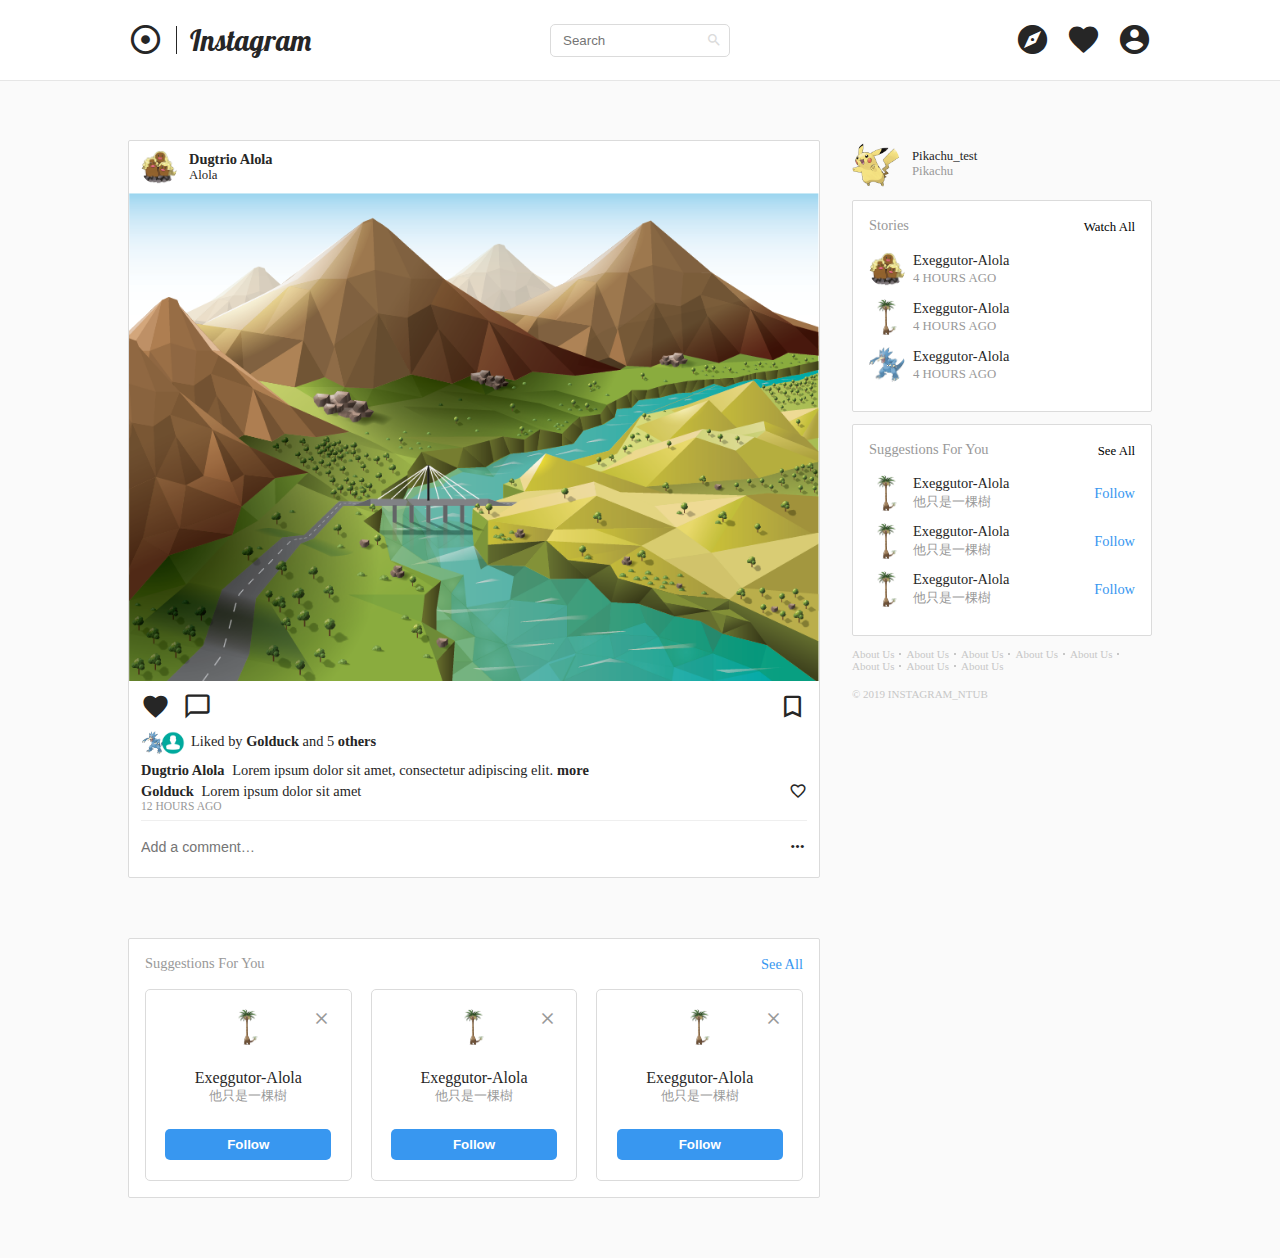
<file: index.html>
<!DOCTYPE html>
<html lang="en">

<head>
  <meta charset="UTF-8">
  <meta name="viewport"
        content="width=device-width, initial-scale=1.0">
  <meta http-equiv="X-UA-Compatible"
        content="ie=edge">
  <title>Instagram</title>
  <link href="https://fonts.googleapis.com/icon?family=Material+Icons"
        rel="stylesheet">
  <link href="https://fonts.googleapis.com/css?family=Lobster"
        rel="stylesheet">
  <link rel="stylesheet"
        href="css/style.css">
  <link rel="stylesheet"
        href="css/layout.css">
  <link rel="stylesheet"
        href="css/component.css">
</head>

<body>
  <header>
    <div class="container">
      <nav>
        <div class="logo">
          <div class="icon"><i class="material-icons">adjust</i></div>
          <div class="text">Instagram</div>
        </div>
        <form class="search">
          <input type="text"
                 placeholder="Search" />
          <i class="material-icons">search</i>
        </form>
        <div class="action">
          <a href="#"><i class="material-icons">explore</i></a>
          <a href="#"><i class="material-icons">favorite</i></a>
          <a href="#"><i class="material-icons">account_circle</i></a>
        </div>
      </nav>
    </div>
  </header>
  <div class="container main">
    <article>
      <section class="post">
        <div class="header">
          <div class="avatar">
            <img src="images/avatar2.png"
                 alt="avatar" />
          </div>
          <div class="information">
            <a class="name">Dugtrio Alola</a>
            <span class="location">Alola</span>
          </div>
        </div>
        <div class="media">
          <img src="images/picture.png"
               alt="picture">
        </div>
        <div class="content">
          <div class="action-menu">
            <div class="left">
              <span class="like"><i class="material-icons">favorite</i></span>
              <span class="chat"><i class="material-icons">chat_bubble_outline</i></span>
            </div>
            <div class="right">
              <span class="mark"><i class="material-icons">bookmark_border</i></span>
            </div>
          </div>
          <div class="like-member">
            <ul class="avatar-icon">
              <li>
                <div class="avatar">
                  <img src="images/avatar4.png"
                       alt="avatar" />
                </div>
              </li>
              <li>
                <div class="avatar">
                  <img src="images/defined.png"
                       alt="avatar" />
                </div>
              </li>
            </ul>
            <span class="text">Liked by <a>Golduck</a> and 5 <a>others</a></span>
          </div>
          <div class="chat-box">
            <ul>
              <li class="header">
                <div class="chat-content">
                  <a class="name">Dugtrio Alola</a>
                  <span class="content">Lorem ipsum dolor sit amet, consectetur adipiscing elit.</span>
                </div>
                <div class="action"><a href="#">more</a></div>
              </li>
              <li>
                <div class="chat-content">
                  <a class="name">Golduck</a>
                  <span class="content">Lorem ipsum dolor sit amet</span>
                </div>
                <div class="action"><a><i class="material-icons">favorite_border</i></a></div>
              </li>
            </ul>
            <span class="time">12 hours ago</span>
          </div>
          <div class="footer">
            <form class="chat-input">
              <input type="text"
                     placeholder="Add a comment…" />
            </form>
            <div class="more"><a><i class="material-icons">more_horiz</i></a></div>
          </div>
        </div>
      </section>
      <section class="suggestions list-box">
        <div class="header">
          <span class="title">
            Suggestions For You
          </span>
          <span class="all">
            <a href="#">See All</a>
          </span>
        </div>
        <ul class="box-list">
          <li>
            <span class="clear"><i class="material-icons">clear</i></span>
            <div class="avatar">
              <img src="images/avatar3.png"
                   alt="Exeggutor-Alola"
                   srcset="">
            </div>
            <div class="information">
              <span class="name">Exeggutor-Alola</span>
              <span class="status">他只是一棵樹</span>
            </div>
            <div class="button">
              <button>Follow</button>
            </div>
          </li>
          <li>
            <span class="clear"><i class="material-icons">clear</i></span>
            <div class="avatar">
              <img src="images/avatar3.png"
                   alt="Exeggutor-Alola"
                   srcset="">
            </div>
            <div class="information">
              <span class="name">Exeggutor-Alola</span>
              <span class="status">他只是一棵樹</span>
            </div>
            <div class="button">
              <button>Follow</button>
            </div>
          </li>
          <li>
            <span class="clear"><i class="material-icons">clear</i></span>
            <div class="avatar">
              <img src="images/avatar3.png"
                   alt="Exeggutor-Alola"
                   srcset="">
            </div>
            <div class="information">
              <span class="name">Exeggutor-Alola</span>
              <span class="status">他只是一棵樹</span>
            </div>
            <div class="button">
              <button>Follow</button>
            </div>
          </li>
        </ul>
      </section>
    </article>
    <aside>
      <div class="personal">
        <div class="avatar">
          <img src="images/avatar1.png"
               alt="Pikachu">
        </div>
        <div class="text">
          <span class="account">Pikachu_test</span>
          <span class="name">Pikachu</span>
        </div>
      </div>
      <div class="list-box">
        <div class="header">
          <span class="title">
            Stories
          </span>
          <span class="all">
            <a href="#">Watch All</a>
          </span>
        </div>
        <div class="content">
          <ul class="avatar-list">
            <li>
              <div class="avatar">
                <img src="images/avatar2.png"
                     alt="Exeggutor-Alola">
              </div>
              <div class="information">
                <span class="name">
                  Exeggutor-Alola
                </span>
                <span class="time">4 hours ago</span>
              </div>
            </li>
            <li>
              <div class="avatar">
                <img src="images/avatar3.png"
                     alt="Exeggutor-Alola">
              </div>
              <div class="information">
                <span class="name">
                  Exeggutor-Alola
                </span>
                <span class="time">4 hours ago</span>
              </div>
            </li>
            <li>
              <div class="avatar">
                <img src="images/avatar4.png"
                     alt="Exeggutor-Alola">
              </div>
              <div class="information">
                <span class="name">
                  Exeggutor-Alola
                </span>
                <span class="time">4 hours ago</span>
              </div>
            </li>
          </ul>
        </div>
      </div>
      <div class="list-box">
        <div class="header">
          <span class="title">
            Suggestions For You
          </span>
          <span class="all">
            <a href="#">See All</a>
          </span>
        </div>
        <div class="content">
          <ul class="avatar-list">
            <li>
              <div class="avatar">
                <img src="images/avatar3.png"
                     alt="Exeggutor-Alola">
              </div>
              <div class="information">
                <span class="name">
                  Exeggutor-Alola
                </span>
                <span class="status">
                  他只是一棵樹
                </span>
              </div>
              <div class="action">
                <a href="#">Follow</a>
              </div>
            </li>
            <li>
              <div class="avatar">
                <img src="images/avatar3.png"
                     alt="Exeggutor-Alola">
              </div>
              <div class="information">
                <span class="name">
                  Exeggutor-Alola
                </span>
                <span class="status">
                  他只是一棵樹
                </span>
              </div>
              <div class="action">
                <a href="#">Follow</a>
              </div>
            </li>
            <li>
              <div class="avatar">
                <img src="images/avatar3.png"
                     alt="Exeggutor-Alola">
              </div>
              <div class="information">
                <span class="name">
                  Exeggutor-Alola
                </span>
                <span class="status">
                  他只是一棵樹
                </span>
              </div>
              <div class="action">
                <a href="#">Follow</a>
              </div>
            </li>
          </ul>
        </div>
      </div>
      <footer>
        <ul class="menu">
          <li><a href="#">About Us</a></li>
          <li><a href="#">About Us</a></li>
          <li><a href="#">About Us</a></li>
          <li><a href="#">About Us</a></li>
          <li><a href="#">About Us</a></li>
          <li><a href="#">About Us</a></li>
          <li><a href="#">About Us</a></li>
          <li><a href="#">About Us</a></li>
        </ul>
        <span class="copyright-act">
          © 2019 INSTAGRAM_NTUB
        </span>
      </footer>
    </aside>
  </div>
</body>

</html>
</file>
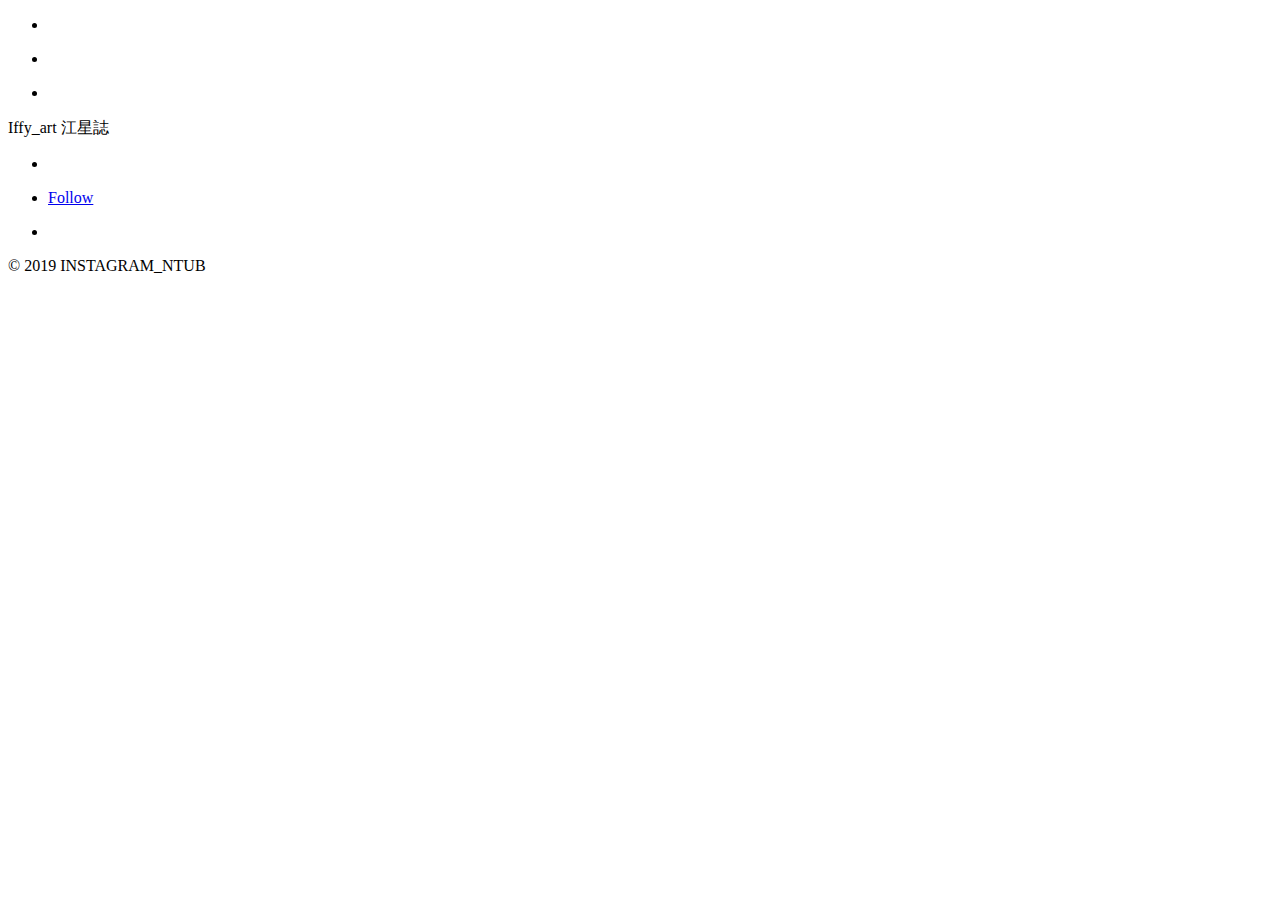
<file: home.html>
<!DOCTYPE html>
<html lang="en">

<head>
  <meta charset="UTF-8">
  <meta name="viewport"
        content="width=device-width, initial-scale=1.0">
  <meta http-equiv="X-UA-Compatible"
        content="ie=edge">
  <title>Instagram</title>
  <link href="https://fonts.googleapis.com/icon?family=Material+Icons"
        rel="stylesheet">
</head>

<body>
  <header>
    <div class="logo"></div>
    <div class="search"></div>
    <nav></nav>
  </header>
  <article>
    <section class="post">
      <div class="header">
        <div class="avatar"></div>
        <div class="information">
          <div class="name"></div>
          <div class="location"></div>
        </div>
      </div>
      <div class="media"></div>
      <div class="content">
        <div class="action">
          <div class="left">
            <span class="like"></span>
            <span class="chat"></span>
          </div>
          <div class="right">
            <span class="mark"></span>
          </div>
        </div>
        <div class="chat-box">
          <ul>
            <li class="header">
              <div class="name"></div>
              <div class="chat-content"></div>
              <div class="action"></div>
            </li>
            <li>
              <div class="name"></div>
              <div class="chat-content"></div>
              <div class="action"></div>
            </li>
          </ul>
          <span class="time"></span>
        </div>
        <div class="footer">
          <div class="chat-input"></div>
          <div class="more"></div>
        </div>
      </div>
    </section>
    <section class="suggestions">
      <div class="header">
        <span class="text">

        </span>
        <span class="more"></span>
      </div>
      <ul class="box-list">
        <li>
          <span class="clear"></span>
          <div class="avatar"></div>
          <span class="name"></span>
          <span class="status"></span>
          <div class="button"></div>
        </li>
      </ul>
    </section>
  </article>
  <aside>
    <div class="personal">
      <div class="avatar"></div>
      <div class="text">
        <span class="account">Iffy_art</span>
        <span class="name">江星誌</span>
      </div>
    </div>
    <div class="side-box">
      <div class="header">
        <span class="title"></span>
        <span class="all"></span>
      </div>
      <div class="content">
        <ul class="side-list">
          <li>
            <div class="avatar"></div>
            <div class="information">
              <div class="name"></div>
              <div class="time"></div>
            </div>
          </li>
        </ul>
      </div>
    </div>
    <div class="side-box">
      <div class="header">
        <span class="title"></span>
        <span class="all"></span>
      </div>
      <div class="content">
        <ul class="side-list">
          <li>
            <div class="avatar"></div>
            <div class="information">
              <div class="name"></div>
              <div class="status"></div>
            </div>
            <div class="action">
              <a href="#">Follow</a>
            </div>
          </li>
        </ul>
      </div>
    </div>
  </aside>
  <footer>
    <ul class="menu">
      <li><a href="#"></a></li>
    </ul>
    <span class="copyright-act">
      © 2019 INSTAGRAM_NTUB
    </span>
  </footer>
</body>

</html>
</file>
<file: css/style.css>
body {
  background-color: #FAFAFA;
  color: rgb(38, 38, 38);
}

i.material-icons {
  display: block;
  color: rgb(38, 38, 38);
  font-size: 2.2rem;
}

a {
  color: #999999;
  cursor: pointer;
}

a.more {
  color: #3897f0;
}

.post a {
  font-weight: 600;
  color: #262626;
  text-decoration: none;
}

ul li {
  list-style-type: none;
}
</file>
<file: css/layout.css>
/* Share layout */

* {
  margin: 0px;
  padding: 0px;
}

.container {
  margin: auto;
  max-width: 1024px;
  width: 100%;
}

header {
  position: fixed;
  z-index: 100;
  width: 100%;
  height: 80px;
  border-bottom: 1px solid rgba(0, 0, 0, .0975);
  background-color: #FFFFFF;
}

nav {
  display: flex;
  flex-direction: row;
  justify-content: space-between;
}

nav .logo, nav .search, nav .action {
  display: inline-flex;
  align-items: center;
  height: 80px;
}

nav .logo {
  flex: 1 1 200px;
  justify-content: flex-start;
}

nav .logo .icon {
  display: flex;
  align-items: center;
}

nav .logo .icon::after {
  display: block;
  margin: 0 0.8rem;
  width: 1px;
  height: 1.8rem;
  background-color: rgb(38, 38, 38);
  content: ' ';
}

nav .logo .text {
  font-size: 1.8em;
  font-family: 'Lobster', cursive;
}

nav .search {
  position: relative;
  flex: 0 0 180px;
}

nav .search input {
  padding: 0.5rem 0.75rem;
  padding-right: 1.5rem;
  width: 100%;
  outline: none;
  border: 1px solid #dbdbdb;
  border-radius: 5px;
}

nav .search i {
  position: absolute;
  right: 0.5rem;
  color: #dbdbdb;
  font-size: 1rem;
  ;
}

nav .action {
  flex: 1 1 200px;
  justify-content: flex-end;
}

nav .action a {
  margin-left: 1rem;
  text-decoration: none;
}

nav .action a:nth-child(1) {
  margin-left: auto;
}

nav .action a i {
  color: rgb(38, 38, 38);
  font-size: 2.2rem;
}

.main {
  display: flex;
  flex-direction: row;
  padding-top: 140px;
}

.main article {
  display: inline-flex;
  flex: 1 1 auto;
  flex-direction: column;
  margin-right: 2rem;
}

.main article section {
  margin-bottom: 60px;
}

.main aside {
  display: inline-flex;
  flex: 0 0 300px;
  flex-direction: column;
}

/* Share layout end */

/* Post layout */

.post {
  border: 1px solid #dbdbdb;
  border-radius: 2px;
  background-color: #FFFFFF;
}

.post>.header {
  display: flex;
  align-items: center;
  padding: 0.5rem 0.75rem;
}

.post>.header .information {
  display: inline-flex;
  flex-direction: column;
  margin-left: 0.75rem;
  color: #262626;
}

.post>.header .information .name {
  font-size: 0.9em;
}

.post>.header .information .location {
  font-size: 0.8em;
}

.post>.media img {
  width: 100%;
}

.post>.content {
  display: flex;
  flex-direction: column;
  padding: 0.5rem 0.75rem;
  font-size: 0.9em;
}

.post>.content>.footer {
  display: flex;
  flex-direction: row;
  padding: 0.75rem 0;
  padding-top: 1rem;
  border-top: 1px solid #efefef;
  font-size: 0.9em;
}

.post>.content>.footer form {
  display: inline-flex;
  flex: 1 1 auto;
}

.post>.content>.footer form input {
  outline: none;
  border: none;
  font-size: 1.1em;
}

.post>.content>.footer .more {
  display: inline-flex;
  flex: 0 0 36px;
  justify-content: flex-end;
}

.post>.content>.footer .more i {
  font-size: 1.5em;
}

/* Post layout end */

/* Suggestions layout */

.suggestions {
  border: 1px solid #dbdbdb;
  border-radius: 2px;
  background-color: #FFFFFF;
}

.list-box .header span.title {
  font-weight: 500;
  font-size: 0.9em;
}

.suggestions .header span.all a {
  color: #3897f0;
  font-weight: 500;
  font-size: 0.9em;
}

/* Suggestions layout end */

/* Aside layout */

aside>* {
  margin-bottom: 0.75rem;
}

/* Aside layout end */

/* Footer layout */

footer {
  color: #c7c7c7;
  font-size: 11px;
}

footer ul.menu {
  display: flex;
  flex-wrap: wrap;
  margin-bottom: 1rem;
}

footer ul.menu li {
  align-items: center;
  display: inline-flex;
  justify-content: center;
}

footer ul.menu li a {
  color: #c7c7c7;
  font-weight: 500;
  text-decoration: none;
}

footer ul.menu li::after {
  content: ' ';
  background-color: #c7c7c7;
  margin: 0 5px;
  height: 2px;
  width: 2px;
  display: inline-flex;
}

footer ul.menu li:nth-last-child(1)::after {
  display: none;
}

/* Footer layout end */
</file>
<file: css/component.css>
/* Avatar */

.avatar {
  display: inline-flex;
  overflow: hidden;
  align-items: center;
  justify-content: center;
  width: 36px;
  height: 36px;
  border-radius: 50%;
}

.avatar img {
  max-width: 100%;
  max-height: 100%;
}

/* Avatar end */

/* Action-menu */

.action-menu {
  display: flex;
  justify-content: space-between;
  margin-bottom: 0.5rem;
}

.action-menu i {
  font-size: 1.8rem;
}

.action-menu .left {
  display: inline-flex;
  flex-direction: row;
}

.action-menu .left i {
  margin-right: 0.8rem;
}

/* Action-menu end */

/* Like-member */

.like-member {
  display: flex;
  align-items: center;
  flex-direction: row;
  margin-bottom: 0.5rem;
}

.like-member .avatar-icon {
  position: relative;
  width: 50px;
  height: 24px;
}

.like-member .avatar-icon li {
  position: absolute;
}

.like-member .avatar-icon li:nth-child(2) {
  right: 5px;
}

.like-member .avatar-icon li .avatar {
  width: 24px;
  height: 24px;
  border: 1px solid #ffffff;
}

/* Like-member end */

/* Chat-box */

.chat-box ul {
  display: flex;
  flex-direction: column;
}

.chat-box ul li {
  display: inline-flex;
  align-items: center;
  justify-content: space-between;
  margin-bottom: 0.25rem;
}

.chat-box ul li:nth-last-child(1) {
  margin-bottom: auto;
}

.chat-box ul li.header {
  justify-content: flex-start;
}

.chat-box ul li .chat-content .name {
  margin-right: 0.25rem;
}

.chat-box ul li .action {
  margin-left: 0.25rem;
}

.chat-box ul li .action i {
  font-size: 1.1rem;
}

.chat-box .time {
  display: block;
  margin-bottom: 0.5rem;
  color: rgb(153, 153, 153);
  text-transform: uppercase;
  font-size: 0.8em;
}

/* Chat-box end */

/* Personal */

.personal {
  display: flex;
  flex-direction: row;
}

.personal .avatar {
  width: 48px;
  height: 48px;
}

.personal .text {
  display: inline-flex;
  flex: 1 1 auto;
  flex-direction: column;
  justify-content: center;
  margin-left: 0.75rem;
  font-size: 0.8em;
}

.personal .text .name {
  color: #999999;
}

/* Personal end */

/* Box-list */

ul.box-list {
  display: flex;
  flex-direction: row;
  width: 100%;
}

ul.box-list li {
  position: relative;
  display: inline-flex;
  align-items: center;
  flex: 1 1 33%;
  flex-direction: column;
  margin-right: 1.2rem;
  padding: 1.2rem;
  border: 1px solid #dbdbdb;
  border-radius: 5px;
}

ul.box-list li:nth-last-child(1) {
  margin-right: auto;
}

ul.box-list li .clear {
  position: absolute;
  top: 1.2rem;
  right: 1.2rem;
  cursor: pointer;
}

ul.box-list li .clear i {
  color: #999999;
  font-size: 1.2em;
}

ul.box-list li .avatar {
  margin-bottom: 1.5rem;
}

ul.box-list li .information {
  display: inline-flex;
  align-items: center;
  flex-direction: column;
  margin-bottom: 1.5rem;
}

ul.box-list li .information .name {
  margin-bottom: 0.1em;
  text-align: center;
  font-weight: 500;
}

ul.box-list li .information .status {
  color: #999999;
  font-size: 0.8em;
}

ul.box-list li .button {
  display: inline-flex;
  width: 100%;
}

ul.box-list li .button button {
  flex: auto;
  padding: 0.5rem;
  outline: none;
  border: none;
  border-radius: 5px;
  background-color: #3897f0;
  color: #FFFFFF;
  font-weight: bold;
  cursor: pointer;
  transition: 300ms ease-in;
}

ul.box-list li .button button:hover {
  background-color: #287dcd;
}

/* Box-list end */

/* list-box */

.list-box {
  padding: 1rem;
  border: 1px solid #dbdbdb;
  border-radius: 2px;
  background-color: #FFFFFF;
}

.list-box .header {
  display: flex;
  flex-direction: row;
  justify-content: space-between;
  margin-bottom: 1rem;
}

.list-box .header .title {
  color: #999999;
  font-weight: 600px;
  font-size: 0.9em;
}

.list-box .header .all a {
  color: #000000;
  text-decoration: none;
  font-size: 0.8em;
}

/* list-box end */

/* Avatar-list  */

ul.avatar-list {
  display: flex;
  flex-direction: column;
}

ul.avatar-list li {
  display: inline-flex;
  align-items: center;
  margin-bottom: 0.75rem;
  width: 100%;
}

ul.avatar-list li .avatar {
  margin-right: 0.5rem;
}

ul.avatar-list li .information {
  flex: auto;
}

ul.avatar-list li .information .name {
  display: block;
  margin-bottom: 2px;
  font-size: 0.9em;
}

ul.avatar-list li .information .time {
  display: block;
  color: #999999;
  text-transform: uppercase;
  font-size: 0.8em;
}

ul.avatar-list li .information .status {
  display: block;
  color: #999999;
  text-transform: uppercase;
  font-size: 0.8em;
}

ul.avatar-list li .action a {
  color: #3897f0;
  text-decoration: navajowhite;
  font-size: 0.9em;
}

/* Avatar-list end  */
</file>
